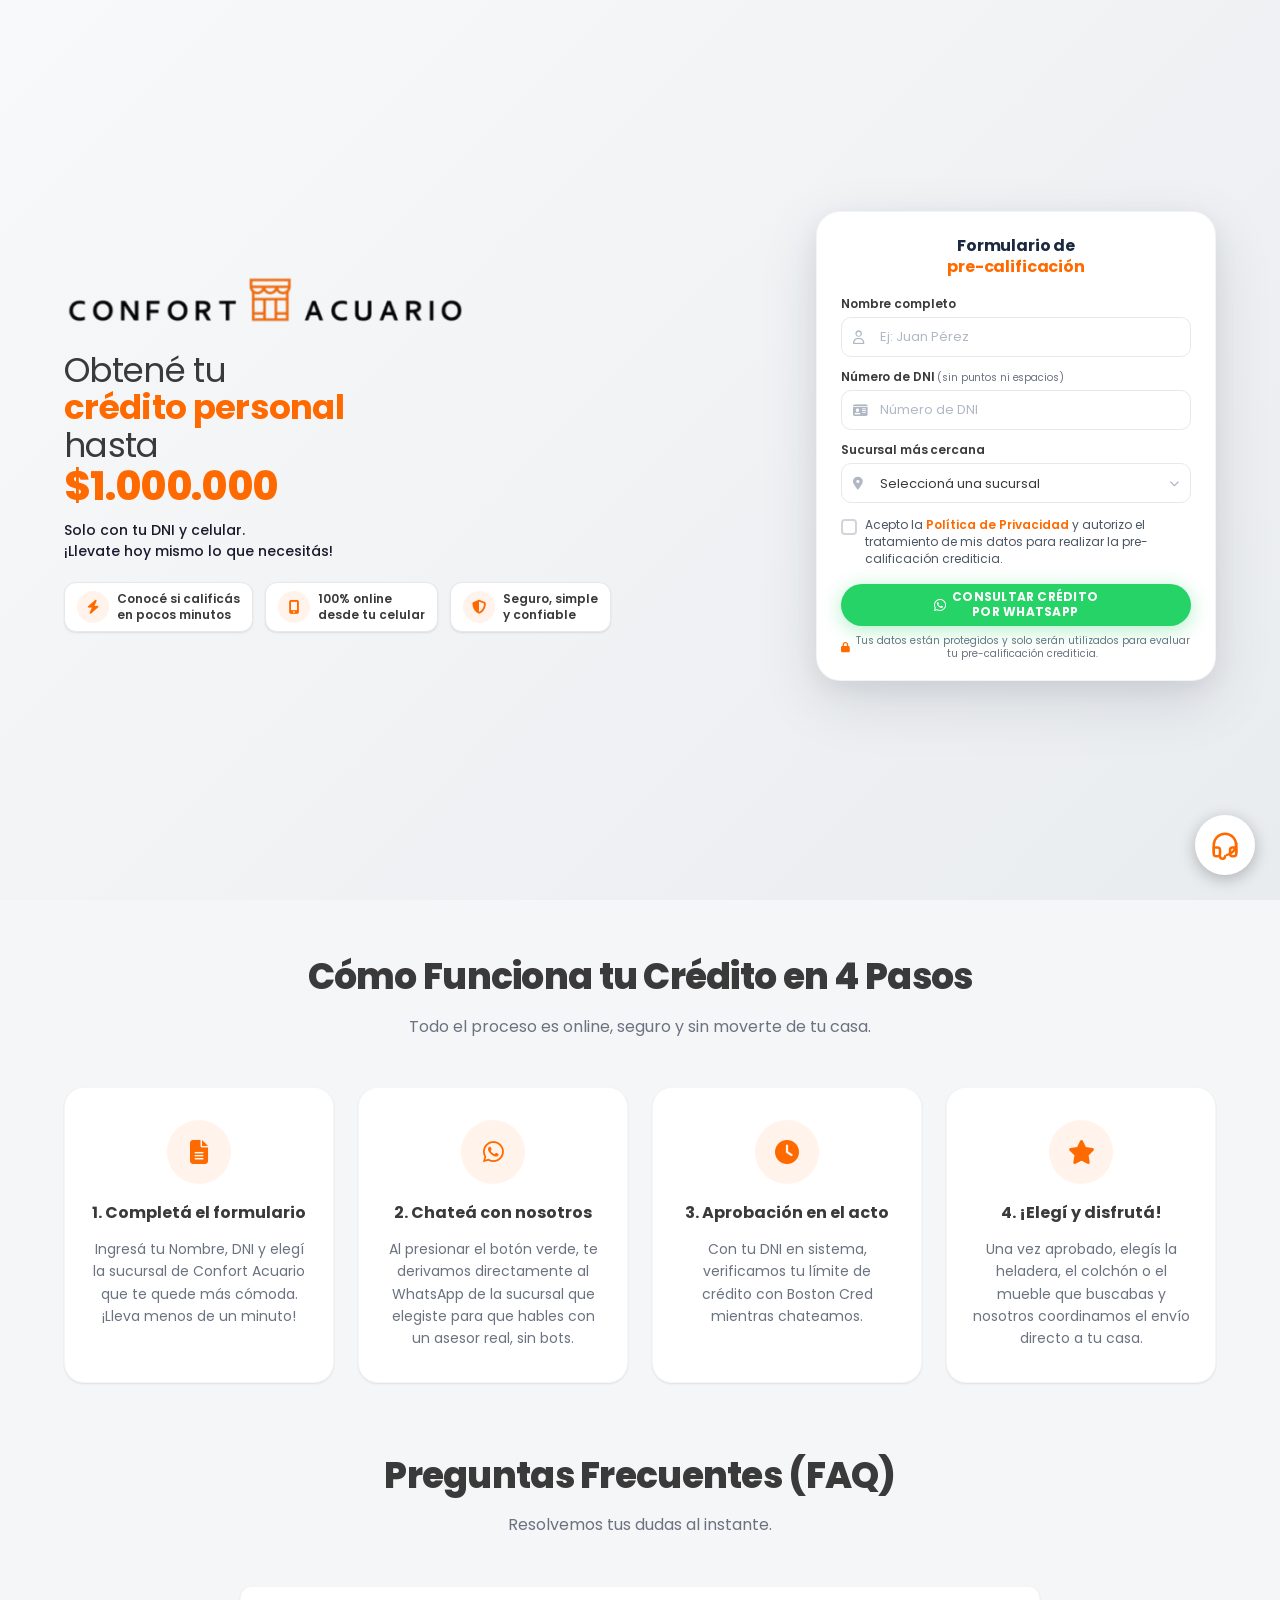
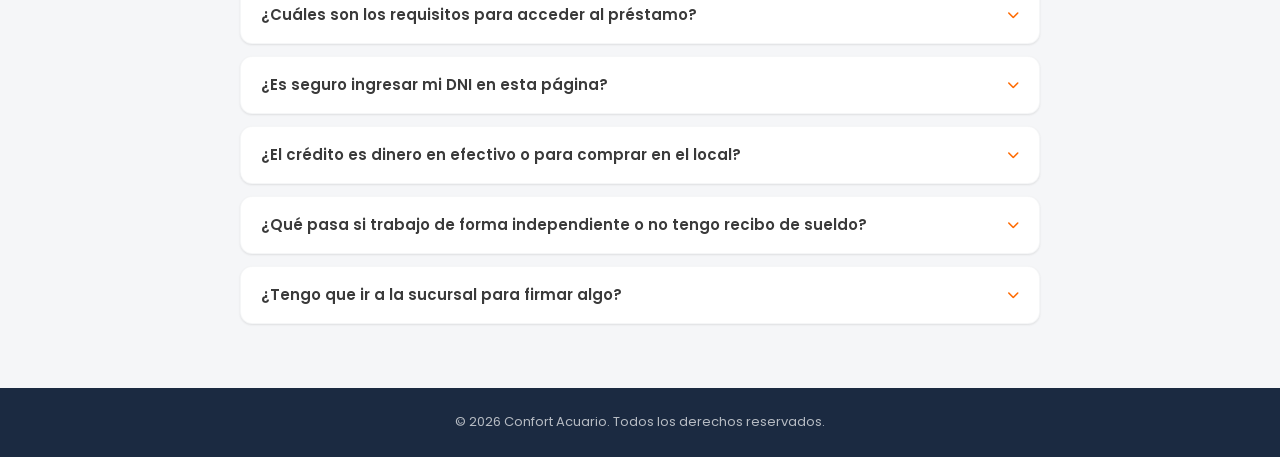
<file: index.html>
<!DOCTYPE html>
<html lang="es">
<head>
    <meta charset="UTF-8">
    <meta name="viewport" content="width=device-width, initial-scale=1.0">
    <title>Solicitá tu Crédito Personal - Confort Acuario</title>
    <link rel="icon" type="image/png" href="favicon.png">
    <meta name="description" content="Solicitá tu crédito personal en Confort Acuario solo con DNI y celular. Aprobación inmediata hasta $1.000.000.">
    <meta name="theme-color" content="#FF6A00">
    <meta name="robots" content="index, follow">
    <meta property="og:title" content="Solicitá tu Crédito Personal - Confort Acuario">
    <meta property="og:description" content="Crédito personal hasta $1.000.000 solo con DNI y celular. Aprobación inmediata.">
    <meta property="og:type" content="website">
    <meta property="og:image" content="https://confortacuario.com.ar/logo.webp">
    <meta http-equiv="Content-Security-Policy" content="default-src 'self'; script-src 'self' 'unsafe-inline'; style-src 'self' 'unsafe-inline'; font-src 'self'; img-src 'self' data: https://res.cloudinary.com; connect-src https://script.google.com https://script.googleusercontent.com; frame-src 'none'; object-src 'none'; base-uri 'self'; form-action 'self';">
    
    <!-- Google Fonts - local non-render-blocking -->
    <link rel="preload" href="fonts-local.css" as="style" onload="this.onload=null;this.rel='stylesheet'">
    <link rel="preload" href="webfonts/poppins-400-latin.woff2" as="font" type="font/woff2" crossorigin>
    <link rel="preload" href="webfonts/poppins-700-latin.woff2" as="font" type="font/woff2" crossorigin>
    <noscript><link rel="stylesheet" href="fonts-local.css"></noscript>
    
    <!-- Critical CSS inlined + non-critical deferred -->
    <link rel="preload" href="styles.css?v=15" as="style" onload="this.onload=null;this.rel='stylesheet'">
    <noscript><link rel="stylesheet" href="styles.css?v=15"></noscript>
    
    <!-- FontAwesome - local non-render-blocking -->
    <link rel="preload" href="fa-local.css" as="style" onload="this.onload=null;this.rel='stylesheet'">
    <link rel="preload" href="webfonts/fa-solid-900.woff2" as="font" type="font/woff2" crossorigin>
    <noscript><link rel="stylesheet" href="fa-local.css"></noscript>
</head>
<body>

    <section class="hero-section">
        <div class="hero-bg-image"></div>

        <div class="container hero-grid">
            <div class="hero-left">
                <a href="https://confortacuario.com.ar/" target="_blank" class="brand-logo">
                    <img src="logo.webp" alt="Confort Acuario - Créditos personales para equipar tu hogar" class="brand-logo-img" width="400" height="100" loading="eager" fetchpriority="high">
                </a>

                <h1 class="hero-title">
                    Obtené tu<br>
                    <span class="highlight">crédito personal</span><br>
                    hasta<br>
                    <span class="amount">$1.000.000</span>
                </h1>

                <p class="hero-subtitle">
                    Solo con tu DNI y celular.<br>
                    ¡Llevate hoy mismo lo que necesitás!
                </p>

                <div class="feature-badges">
                    <div class="feature-badge">
                        <div class="feature-icon"><i class="fa-solid fa-bolt"></i></div>
                        <span>Conocé si calificás<br>en pocos minutos</span>
                    </div>
                    <div class="feature-badge">
                        <div class="feature-icon"><i class="fa-solid fa-mobile-screen-button"></i></div>
                        <span>100% online<br>desde tu celular</span>
                    </div>
                    <div class="feature-badge">
                        <div class="feature-icon"><i class="fa-solid fa-shield-halved"></i></div>
                        <span>Seguro, simple<br>y confiable</span>
                    </div>
                </div>
            </div>

            <div class="hero-right">
                <div class="form-card">
                    <h2 class="form-title">Formulario de<br><span class="form-title-accent">pre-calificación</span></h2>
                    <form id="creditForm">
                        <div class="input-group">
                            <label for="nombre">Nombre completo</label>
                            <div class="input-wrapper">
                                <i class="fa-regular fa-user input-icon"></i>
                                <input type="text" id="nombre" name="nombre" placeholder="Ej: Juan Pérez" maxlength="100" required>
                            </div>
                        </div>
                        <div class="input-group">
                            <label for="dni">Número de DNI <small>(sin puntos ni espacios)</small></label>
                            <div class="input-wrapper">
                                <i class="fa-solid fa-id-card input-icon"></i>
                                <input type="text" id="dni" name="dni" placeholder="Número de DNI" maxlength="8" pattern="\d{7,8}" inputmode="numeric" required>
                            </div>
                        </div>
                        <div class="input-group">
                            <label for="sucursal">Sucursal más cercana</label>
                            <div class="input-wrapper select-wrapper">
                                <i class="fa-solid fa-location-dot input-icon"></i>
                                <select id="sucursal" name="sucursal">
                                    <option value="" disabled selected>Seleccioná una sucursal</option>
                                    <option value="CENTRAL">CENTRAL - Salta 1278</option>
                                    <option value="AMENEDO">AMENEDO - Salta 1298</option>
                                    <option value="DECO">DECO - Salta 1219</option>
                                    <option value="FRIAS">FRIAS - Salta 1065</option>
                                    <option value="CONFORT 245">CONFORT 245 - Salta 245</option>
                                    <option value="HUDSON">HUDSON - Av. Otto Bemberg 5229</option>
                                    <option value="RESTELLI">RESTELLI - Restelli 1631</option>
                                    <option value="BURZACO 3105">BURZACO - Av Espora 3105</option>
                                    <option value="BURZACO 3133">BURZACO COLCHONERÍA - Av Espora 3133</option>
                                    <option value="CONFORT VARELA">CONFORT VARELA - Av Eva Peron 5685</option>
                                    <option value="EZPELETA">EZPELETA - Av. Centenario 5337</option>
                                    <option value="RANELAGH">RANELAGH - Av. Ranelagh 4083</option>
                                </select>
                            </div>
                        </div>
                        <!-- Honeypot anti-bot -->
                        <div class="hp-field" aria-hidden="true">
                            <label for="website">Website</label>
                            <input type="text" id="website" name="_hp" tabindex="-1" autocomplete="off">
                        </div>
                        <div class="consent-group">
                            <input type="checkbox" id="consent" name="consent" aria-label="Acepto la política de privacidad">
                            <label for="consent">
                                <span class="custom-check" aria-hidden="true"><i class="fa-solid fa-check"></i></span>
                                <span class="consent-text">Acepto la <a href="politica-de-privacidad.html" target="_blank" onclick="event.stopPropagation()">Política de Privacidad</a> y autorizo el tratamiento de mis datos para realizar la pre-calificación crediticia.</span>
                            </label>
                        </div>
                        <button type="submit" class="submit-btn">
                            <i class="fa-brands fa-whatsapp"></i>
                            CONSULTAR CRÉDITO<br>POR WHATSAPP
                        </button>
                        <p class="form-disclaimer">
                            <i class="fa-solid fa-lock"></i> Tus datos están protegidos y solo serán utilizados para evaluar tu pre-calificación crediticia.
                        </p>
                    </form>
                </div>
            </div>
        </div>
    </section>

    <main class="container main-content">
        
        <section class="steps-section" id="como-funciona">
            <div class="section-header">
                <h2>Cómo Funciona tu Crédito en 4 Pasos</h2>
                <p class="section-subtitle">Todo el proceso es online, seguro y sin moverte de tu casa.</p>
            </div>
            
            <div class="steps-grid">
                <div class="step-card">
                    <div class="step-icon"><i class="fa-solid fa-file-lines"></i></div>
                    <h3>1. Completá el formulario</h3>
                    <p>Ingresá tu Nombre, DNI y elegí la sucursal de Confort Acuario que te quede más cómoda. ¡Lleva menos de un minuto!</p>
                </div>
                <div class="step-card">
                    <div class="step-icon"><i class="fa-brands fa-whatsapp"></i></div>
                    <h3>2. Chateá con nosotros</h3>
                    <p>Al presionar el botón verde, te derivamos directamente al WhatsApp de la sucursal que elegiste para que hables con un asesor real, sin bots.</p>
                </div>
                <div class="step-card">
                    <div class="step-icon"><i class="fa-solid fa-clock"></i></div>
                    <h3>3. Aprobación en el acto</h3>
                    <p>Con tu DNI en sistema, verificamos tu límite de crédito con Boston Cred mientras chateamos.</p>
                </div>
                <div class="step-card">
                    <div class="step-icon"><i class="fa-solid fa-star"></i></div>
                    <h3>4. ¡Elegí y disfrutá!</h3>
                    <p>Una vez aprobado, elegís la heladera, el colchón o el mueble que buscabas y nosotros coordinamos el envío directo a tu casa.</p>
                </div>
            </div>
        </section>

        <section class="faq-section" id="faq">
            <div class="section-header">
                <h2>Preguntas Frecuentes (FAQ)</h2>
                <p class="section-subtitle">Resolvemos tus dudas al instante.</p>
            </div>
            
            <div class="faq-accordion">
                <details class="faq-item">
                    <summary>¿Cuáles son los requisitos para acceder al préstamo?</summary>
                    <div class="faq-content">
                        <p>Para nuestro "Plan DNI" básico, solo necesitás ser mayor de 18 años, tener tu DNI físico vigente y una línea de celular activa. Dependiendo del monto que necesites y tu perfil, el asesor podría llegar a pedirte por WhatsApp un comprobante de ingresos (como un recibo de sueldo), pero evaluamos cada caso de forma personalizada.</p>
                    </div>
                </details>

                <details class="faq-item">
                    <summary>¿Es seguro ingresar mi DNI en esta página?</summary>
                    <div class="faq-content">
                        <p>¡100% seguro! Tus datos están encriptados y solo los utilizamos de forma interna para consultar tu pre-calificación crediticia a través del sistema oficial de Boston Cred. No compartimos tu información con nadie más.</p>
                    </div>
                </details>

                <details class="faq-item">
                    <summary>¿El crédito es dinero en efectivo o para comprar en el local?</summary>
                    <div class="faq-content">
                        <p>Esta línea de crédito está diseñada exclusivamente para que puedas equipar tu hogar. El monto aprobado (que puede ser de hasta $1.000.000) se utiliza directamente para financiar cualquier producto del catálogo de Confort Acuario en cómodas cuotas.</p>
                    </div>
                </details>

                <details class="faq-item">
                    <summary>¿Qué pasa si trabajo de forma independiente o no tengo recibo de sueldo?</summary>
                    <div class="faq-content">
                        <p>¡No hay problema! Tenemos líneas de crédito pensadas especialmente para trabajadores independientes o informales. Completá tus datos y nuestro equipo evaluará tu historial crediticio solo con tu DNI para ofrecerte la mejor opción.</p>
                    </div>
                </details>

                <details class="faq-item">
                    <summary>¿Tengo que ir a la sucursal para firmar algo?</summary>
                    <div class="faq-content">
                        <p>Todo el proceso de preaprobación y elección de productos lo hacemos rápido por WhatsApp. Solo vas a tener que acercarte a la sucursal para firmar el crédito, retirar tu factura y coordinar la entrega de tu producto.</p>
                    </div>
                </details>
            </div>
        </section>

    </main>

    <footer>
        <div class="container footer-content">
            <p>&copy; 2026 Confort Acuario. Todos los derechos reservados.</p>
        </div>
    </footer>

    <!-- Widget de Soporte Interactivo -->
    <div class="chat-widget-container">
        <div id="chat-popover" class="chat-popover hidden">
            <p>¡Hola! 👋 ¿Necesitás ayuda con la pre-calificación de tu crédito?</p>
            <button onclick="cerrarPopover(event)" class="btn-cerrar-popover">×</button>
        </div>
        <a href="https://wa.me/5491144711333" class="chat-button" target="_blank" title="¿Necesitás ayuda?">
            <svg xmlns="http://www.w3.org/2000/svg" viewBox="0 0 24 24" fill="none" stroke="currentColor" stroke-width="2" stroke-linecap="round" stroke-linejoin="round" class="icon-headset">
                <path d="M3 18v-6a9 9 0 0 1 18 0v6"></path>
                <path d="M21 19a2 2 0 0 1-2 2h-1a2 2 0 0 1-2-2v-3a2 2 0 0 1 2-2h3zM3 19a2 2 0 0 0 2 2h1a2 2 0 0 0 2-2v-3a2 2 0 0 0-2-2H3z"></path>
                <path d="M21 11a9 9 0 0 1-7.5 8.9"></path>
                <path d="M12 21a2 2 0 1 1-4 0"></path>
            </svg>
        </a>
    </div>

    <script src="script.js" defer></script>
    <script>
        window.addEventListener('DOMContentLoaded', () => {
            const popover = document.getElementById('chat-popover');
            setTimeout(() => {
                if (popover) popover.classList.remove('hidden');
            }, 10000);
        });

        function cerrarPopover(event) {
            event.preventDefault();
            const popover = document.getElementById('chat-popover');
            if (popover) popover.classList.add('hidden');
        }
    </script>
</body>
</html>
</file>
<file: fonts-local.css>
/* Poppins - latin */
@font-face {
  font-family: 'Poppins';
  font-style: normal;
  font-weight: 300;
  font-display: swap;
  src: url(./webfonts/poppins-300-latin.woff2) format('woff2');
}
@font-face {
  font-family: 'Poppins';
  font-style: normal;
  font-weight: 400;
  font-display: swap;
  src: url(./webfonts/poppins-400-latin.woff2) format('woff2');
}
@font-face {
  font-family: 'Poppins';
  font-style: normal;
  font-weight: 500;
  font-display: swap;
  src: url(./webfonts/poppins-500-latin.woff2) format('woff2');
}
@font-face {
  font-family: 'Poppins';
  font-style: normal;
  font-weight: 600;
  font-display: swap;
  src: url(./webfonts/poppins-600-latin.woff2) format('woff2');
}
@font-face {
  font-family: 'Poppins';
  font-style: normal;
  font-weight: 700;
  font-display: swap;
  src: url(./webfonts/poppins-700-latin.woff2) format('woff2');
}
@font-face {
  font-family: 'Poppins';
  font-style: normal;
  font-weight: 800;
  font-display: swap;
  src: url(./webfonts/poppins-800-latin.woff2) format('woff2');
}

/* Outfit - latin */
@font-face {
  font-family: 'Outfit';
  font-style: normal;
  font-weight: 300;
  font-display: swap;
  src: url(./webfonts/outfit-latin.woff2) format('woff2');
}
@font-face {
  font-family: 'Outfit';
  font-style: normal;
  font-weight: 400;
  font-display: swap;
  src: url(./webfonts/outfit-latin.woff2) format('woff2');
}
@font-face {
  font-family: 'Outfit';
  font-style: normal;
  font-weight: 600;
  font-display: swap;
  src: url(./webfonts/outfit-latin.woff2) format('woff2');
}
@font-face {
  font-family: 'Outfit';
  font-style: normal;
  font-weight: 700;
  font-display: swap;
  src: url(./webfonts/outfit-latin.woff2) format('woff2');
}
@font-face {
  font-family: 'Outfit';
  font-style: normal;
  font-weight: 800;
  font-display: swap;
  src: url(./webfonts/outfit-latin.woff2) format('woff2');
}
</file>
<file: styles.css>
/* ============================================================
   VARIABLES & PALETTE
   ============================================================ */
:root {
    --primary-orange: #FF6A00;
    --primary-orange-light: #FF8C33;
    --primary-orange-dark: #E05500;
    --primary-orange-bg: rgba(255, 106, 0, 0.08);
    --secondary-green: #25D366;
    --secondary-green-hover: #1EBE5B;
    --secondary-green-active: #17A84C;
    --navy: #1B2A41;
    --navy-light: #2C3E5A;
    --text-dark: #3A3A3A;
    --text-gray: #6B7280;
    --text-light: #F8F9FA;
    --bg-light: #FFFFFF;
    --bg-gray: #F5F6F8;
    --border-color: #E6E8EC;
    --border-focus: #FF6A00;
    --shadow-sm: 0 1px 3px rgba(0,0,0,0.04), 0 1px 2px rgba(0,0,0,0.06);
    --shadow-md: 0 4px 12px rgba(0,0,0,0.07), 0 2px 4px rgba(0,0,0,0.05);
    --shadow-lg: 0 10px 40px rgba(0,0,0,0.10), 0 4px 12px rgba(0,0,0,0.06);
    --shadow-form: 0 20px 60px rgba(27, 42, 65, 0.12), 0 8px 24px rgba(0,0,0,0.06);
    --shadow-input-focus: 0 0 0 4px rgba(255, 106, 0, 0.10);
    --shadow-btn: 0 4px 20px rgba(37, 211, 102, 0.35);
    --shadow-btn-hover: 0 8px 30px rgba(37, 211, 102, 0.50);
    --border-radius-sm: 8px;
    --border-radius-md: 12px;
    --border-radius-lg: 20px;
    --border-radius-xl: 24px;
    --transition-fast: 0.25s ease;
    --transition-normal: 0.25s cubic-bezier(0.4, 0, 0.2, 1);
    --font-primary: 'Poppins', 'Outfit', sans-serif;
}

/* ============================================================
   RESET & BASE
   ============================================================ */
* { margin: 0; padding: 0; box-sizing: border-box; }

body {
    font-family: var(--font-primary);
    color: var(--text-dark);
    background-color: var(--bg-gray);
    line-height: 1.6;
    -webkit-font-smoothing: antialiased;
    -moz-osx-font-smoothing: grayscale;
    overflow-x: hidden;
}

.container {
    max-width: 1200px;
    margin: 0 auto;
    padding: 0 24px;
}

/* ============================================================
   RESPONSIVE — DESKTOP LARGE
   ============================================================ */
@media (min-width: 1025px) {
    .hero-section {
        min-height: 100vh;
        max-height: 100vh;
    }

    .hero-title {
        font-size: 42px;
    }

    .hero-title .amount {
        font-size: 52px;
    }

    .hero-subtitle {
        font-size: 17px;
    }

    .brand-logo-img {
        height: 100px;
    }

    .feature-badge {
        padding: 10px 16px;
    }

    .feature-badge span {
        font-size: 13px;
    }

    .feature-icon {
        width: 38px;
        height: 38px;
        font-size: 16px;
    }

    .form-card {
        max-width: 440px;
        padding: 32px 28px 24px;
    }

    .form-title {
        font-size: 18px;
    }

    .input-group label {
        font-size: 13px;
    }

    .input-wrapper input,
    .input-wrapper select {
        height: 44px;
        font-size: 14px;
    }

    .submit-btn {
        height: 52px;
        font-size: 14px;
    }
}

@media (min-width: 1400px) {
    .container {
        max-width: 1320px;
    }

    .hero-grid {
        grid-template-columns: 1fr 480px;
        gap: 60px;
    }

    .hero-title {
        font-size: 48px;
    }

    .hero-title .amount {
        font-size: 58px;
    }

    .form-card {
        max-width: 480px;
        padding: 36px 32px 28px;
    }
}

/* ============================================================
   HERO
   ============================================================ */
.hero-section {
    position: relative;
    background: linear-gradient(135deg, #f8f9fa 0%, #e9ecef 100%);
    min-height: 100vh;
    max-height: 100vh;
    overflow: hidden;
    padding: 16px 0 24px;
    display: flex;
    align-items: center;
}

.hero-bg-image {
    position: absolute;
    top: 0;
    left: 0;
    width: 100%;
    height: 100%;
    background: url('https://res.cloudinary.com/xflyhern/image/upload/f_auto,q_auto/v1782918758/wmremove-transformed_1_t2w2uq') center/cover no-repeat;
    opacity: 0.25;
    z-index: 0;
}

/* Grid hero */
.hero-grid {
    position: relative;
    z-index: 2;
    display: grid;
    grid-template-columns: 1fr 420px;
    gap: 40px;
    align-items: center;
    width: 100%;
    padding-top: 0;
}

/* Left */
.hero-left {
    display: flex;
    flex-direction: column;
    gap: 12px;
    padding-top: 0;
}

.brand-logo {
    display: inline-flex;
    text-decoration: none;
    margin-bottom: 0;
}

.brand-logo-img {
    height: 80px;
    object-fit: contain;
}

.hero-title {
    font-size: 34px;
    font-weight: 400;
    color: var(--text-dark);
    line-height: 1.1;
    margin-bottom: 0;
    letter-spacing: -0.02em;
}

.hero-title .highlight {
    color: var(--primary-orange);
    font-weight: 700;
}

.hero-title .amount {
    color: var(--primary-orange);
    font-weight: 800;
    font-size: 40px;
}

.hero-subtitle {
    font-size: 14px;
    color: #1A1A2E;
    line-height: 1.5;
    font-weight: 500;
    margin-bottom: 0;
}

/* Feature badges */
.feature-badges {
    display: flex;
    gap: 12px;
    margin-top: 8px;
}

.feature-badge {
    display: flex;
    align-items: center;
    gap: 8px;
    background: var(--bg-light);
    border: 1px solid var(--border-color);
    border-radius: var(--border-radius-md);
    padding: 8px 12px;
    box-shadow: var(--shadow-sm);
    transition: var(--transition-normal);
}

.feature-badge:hover {
    box-shadow: var(--shadow-md);
    transform: translateY(-2px);
}

.feature-icon {
    width: 32px;
    height: 32px;
    border-radius: 50%;
    background: var(--primary-orange-bg);
    color: var(--primary-orange);
    display: flex;
    align-items: center;
    justify-content: center;
    font-size: 14px;
    flex-shrink: 0;
}

.feature-badge span {
    font-size: 12px;
    font-weight: 600;
    color: var(--text-dark);
    line-height: 1.3;
}

/* ============================================================
   FORM CARD — Premium Fintech
   ============================================================ */
.hero-right {
    display: flex;
    justify-content: flex-end;
    padding-top: 0;
}

.form-card {
    background: var(--bg-light);
    border-radius: var(--border-radius-xl);
    box-shadow: var(--shadow-form);
    padding: 24px 24px 20px;
    width: 100%;
    max-width: 400px;
    border: 1px solid rgba(230, 232, 236, 0.5);
}

/* --- Título --- */
.form-title {
    font-size: 16px;
    font-weight: 700;
    color: var(--navy);
    text-align: center;
    margin-bottom: 16px;
    line-height: 1.3;
    letter-spacing: -0.01em;
}

.form-title-accent {
    color: var(--primary-orange);
    font-weight: 700;
}

/* --- Inputs --- */
.input-group {
    margin-bottom: 10px;
}

.input-group label {
    display: block;
    font-size: 12px;
    font-weight: 600;
    color: var(--text-dark);
    margin-bottom: 4px;
    letter-spacing: -0.01em;
}

.input-group label small {
    font-weight: 400;
    color: var(--text-gray);
    font-size: 10px;
}

.input-wrapper {
    position: relative;
    display: flex;
    align-items: center;
}

.input-icon {
    position: absolute;
    left: 12px;
    color: #B0B8C4;
    font-size: 13px;
    pointer-events: none;
    transition: color var(--transition-fast);
    z-index: 2;
}

.input-wrapper input,
.input-wrapper select {
    width: 100%;
    height: 40px;
    padding: 0 12px 0 38px;
    border: 1.5px solid var(--border-color);
    border-radius: 10px;
    font-family: var(--font-primary);
    font-size: 13px;
    font-weight: 400;
    color: var(--text-dark);
    background: var(--bg-light);
    transition: border-color var(--transition-fast), box-shadow var(--transition-fast), background var(--transition-fast);
    appearance: none;
    -webkit-appearance: none;
}

.input-wrapper input::placeholder {
    color: #B0B8C4;
    font-weight: 400;
}

.input-wrapper input:hover,
.input-wrapper select:hover {
    border-color: #D0D5DD;
    background: #FAFBFC;
}

.input-wrapper input:focus,
.input-wrapper select:focus {
    outline: none;
    border-color: var(--border-focus);
    box-shadow: var(--shadow-input-focus);
    background: var(--bg-light);
}

.input-wrapper input:focus + .input-icon,
.input-wrapper input:focus ~ .input-icon,
.input-wrapper:focus-within .input-icon {
    color: var(--primary-orange);
}

/* --- Select --- */
.select-wrapper::after {
    content: '\f078';
    font-family: 'Font Awesome 6 Free';
    font-weight: 900;
    position: absolute;
    right: 12px;
    color: #B0B8C4;
    font-size: 10px;
    pointer-events: none;
    transition: color var(--transition-fast), transform var(--transition-fast);
    z-index: 2;
}

.select-wrapper select {
    cursor: pointer;
    padding-right: 44px;
}

.select-wrapper:hover::after {
    color: #6B7280;
}

.select-wrapper:focus-within::after {
    color: var(--primary-orange);
    transform: rotate(180deg);
}

/* ============================================================
   CHECKBOX — Premium Consent Component
   ============================================================ */
.consent-group {
    position: relative;
    margin-bottom: 12px;
}

.consent-group input[type="checkbox"] {
    position: absolute;
    opacity: 0;
    width: 0;
    height: 0;
    pointer-events: none;
}

.consent-group label {
    display: flex;
    align-items: flex-start;
    gap: 8px;
    padding: 4px 0;
    cursor: pointer;
    user-select: none;
    max-width: 340px;
}

/* Custom checkbox box */
.custom-check {
    width: 16px;
    height: 16px;
    min-width: 16px;
    border: 2px solid #D1D5DB;
    border-radius: 4px;
    background: #FFFFFF;
    display: flex;
    align-items: center;
    justify-content: center;
    transition: all 250ms cubic-bezier(0.4, 0, 0.2, 1);
    margin-top: 2px;
    flex-shrink: 0;
}

.custom-check i {
    font-size: 9px;
    color: #FFFFFF;
    opacity: 0;
    transform: scale(0.3);
    transition: all 250ms cubic-bezier(0.4, 0, 0.2, 1);
}

/* Hover state */
.consent-group label:hover .custom-check {
    border-color: var(--primary-orange);
    background: rgba(255, 106, 0, 0.04);
}

/* Checked state */
.consent-group input[type="checkbox"]:checked + label .custom-check {
    background: var(--primary-orange);
    border-color: var(--primary-orange);
    box-shadow: 0 2px 8px rgba(255, 106, 0, 0.30);
}

.consent-group input[type="checkbox"]:checked + label .custom-check i {
    opacity: 1;
    transform: scale(1);
}

/* Focus visible */
.consent-group input[type="checkbox"]:focus-visible + label .custom-check {
    outline: 2px solid var(--primary-orange);
    outline-offset: 2px;
}

/* Text */
.consent-text {
    font-size: 12px;
    font-weight: 400;
    color: #4B5563;
    line-height: 1.4;
}

/* Link */
.consent-text a {
    color: var(--primary-orange);
    font-weight: 600;
    text-decoration: none;
    transition: color 250ms ease;
}

.consent-text a:hover {
    text-decoration: underline;
    text-underline-offset: 3px;
    color: var(--primary-orange-dark);
}

/* --- Botón WhatsApp --- */
.submit-btn {
    width: 100%;
    height: 42px;
    background: var(--secondary-green);
    color: white;
    border: none;
    border-radius: 21px;
    font-family: var(--font-primary);
    font-size: 12px;
    font-weight: 700;
    letter-spacing: 0.02em;
    cursor: pointer;
    display: flex;
    justify-content: center;
    align-items: center;
    gap: 6px;
    transition: all var(--transition-normal);
    box-shadow: var(--shadow-btn);
    line-height: 1.2;
    text-align: center;
    flex-direction: row;
    position: relative;
    overflow: hidden;
}

.submit-btn::before {
    content: '';
    position: absolute;
    top: 0;
    left: 0;
    width: 100%;
    height: 100%;
    background: linear-gradient(135deg, rgba(255,255,255,0.15) 0%, transparent 50%);
    opacity: 0;
    transition: opacity var(--transition-fast);
}

.submit-btn:hover {
    background: var(--secondary-green-hover);
    transform: translateY(-3px);
    box-shadow: var(--shadow-btn-hover);
}

.submit-btn:hover::before {
    opacity: 1;
}

.submit-btn:active {
    transform: translateY(-1px) scale(0.98);
    box-shadow: 0 2px 12px rgba(37, 211, 102, 0.40);
}

.submit-btn:disabled {
    background: #B0B8C4;
    cursor: not-allowed;
    transform: none;
    box-shadow: none;
}

.submit-btn:disabled::before {
    display: none;
}

.submit-btn i {
    font-size: 14px;
}

/* --- Disclaimer --- */
.form-disclaimer {
    text-align: center;
    font-size: 10px;
    color: var(--text-gray);
    margin-top: 8px;
    line-height: 1.3;
    display: flex;
    align-items: center;
    justify-content: center;
    gap: 4px;
}

.form-disclaimer i {
    color: var(--primary-orange);
    font-size: 10px;
}

/* ============================================================
   MAIN CONTENT
   ============================================================ */
.main-content {
    padding: 48px 24px 64px;
    display: flex;
    flex-direction: column;
    gap: 64px;
}

.section-header {
    text-align: center;
    margin-bottom: 48px;
}

.section-header h2 {
    font-size: 36px;
    font-weight: 800;
    color: var(--text-dark);
    margin-bottom: 8px;
    letter-spacing: -0.02em;
}

.section-subtitle {
    font-size: 16px;
    color: var(--text-gray);
    font-weight: 400;
}

/* Steps */
.steps-grid {
    display: grid;
    grid-template-columns: repeat(auto-fit, minmax(250px, 1fr));
    gap: 24px;
}

.step-card {
    background: var(--bg-light);
    padding: 32px 24px;
    border-radius: var(--border-radius-lg);
    box-shadow: var(--shadow-sm);
    text-align: center;
    transition: var(--transition-normal);
    position: relative;
    overflow: hidden;
    border: 1px solid rgba(230,232,236,0.4);
}

.step-card::before {
    content: '';
    position: absolute;
    top: 0;
    left: 0;
    width: 100%;
    height: 4px;
    background: var(--primary-orange);
    transform: scaleX(0);
    transform-origin: left;
    transition: transform 0.4s ease;
}

.step-card:hover {
    transform: translateY(-8px);
    box-shadow: var(--shadow-md);
}

.step-card:hover::before {
    transform: scaleX(1);
}

.step-icon {
    width: 64px;
    height: 64px;
    background: var(--primary-orange-bg);
    color: var(--primary-orange);
    border-radius: 50%;
    display: flex;
    align-items: center;
    justify-content: center;
    font-size: 24px;
    margin: 0 auto 16px;
    transition: var(--transition-normal);
    line-height: 1;
}

.step-card:hover .step-icon {
    background: var(--primary-orange);
    color: white;
    box-shadow: 0 4px 12px rgba(255, 106, 0, 0.3);
}

.step-card h3 {
    font-size: 16px;
    font-weight: 700;
    margin-bottom: 12px;
    color: var(--text-dark);
}

.step-card p {
    color: var(--text-gray);
    font-size: 14px;
    line-height: 1.6;
}

/* FAQ */
.faq-section {
    max-width: 800px;
    margin: 0 auto;
    width: 100%;
}

.faq-accordion {
    display: flex;
    flex-direction: column;
    gap: 12px;
}

.faq-item {
    background: var(--bg-light);
    border-radius: var(--border-radius-md);
    box-shadow: var(--shadow-sm);
    overflow: hidden;
    transition: var(--transition-normal);
    border: 1px solid rgba(230,232,236,0.4);
}

.faq-item:hover {
    box-shadow: var(--shadow-md);
}

.faq-item summary {
    padding: 16px 20px;
    font-weight: 600;
    font-size: 15px;
    cursor: pointer;
    list-style: none;
    display: flex;
    justify-content: space-between;
    align-items: center;
    color: var(--text-dark);
}

.faq-item summary::-webkit-details-marker { display: none; }

.faq-item summary::after {
    content: '\f078';
    font-family: 'Font Awesome 6 Free';
    font-weight: 900;
    color: var(--primary-orange);
    transition: transform var(--transition-fast);
    font-size: 12px;
}

.faq-item[open] summary::after {
    transform: rotate(180deg);
}

.faq-item[open] summary {
    border-bottom: 1px solid var(--border-color);
}

.faq-content {
    padding: 16px 20px;
    color: var(--text-gray);
    line-height: 1.7;
    background: var(--bg-gray);
    font-size: 14px;
}

.faq-content p { margin-bottom: 12px; }
.faq-content p:last-child { margin-bottom: 0; }

/* Footer */
footer {
    background: var(--navy);
    color: var(--text-light);
    padding: 24px 0;
    text-align: center;
}

.footer-content p {
    opacity: 0.7;
    font-size: 13px;
    font-weight: 400;
}

/* Honeypot */
.hp-field {
    position: absolute;
    left: -9999px;
    top: -9999px;
    height: 0;
    width: 0;
    overflow: hidden;
    z-index: -1;
    opacity: 0;
    pointer-events: none;
}

/* ============================================================
   CHAT WIDGET — Soporte Interactivo
   ============================================================ */
.chat-widget-container {
    position: fixed;
    bottom: 25px;
    right: 25px;
    display: flex;
    flex-direction: column;
    align-items: flex-end;
    z-index: 99999;
    font-family: var(--font-primary);
}

.chat-button {
    background-color: #ffffff;
    color: var(--primary-orange);
    width: 60px;
    height: 60px;
    border-radius: 50%;
    display: flex;
    align-items: center;
    justify-content: center;
    box-shadow: 0 4px 16px rgba(0, 0, 0, 0.25);
    transition: transform 0.3s ease, background-color 0.3s ease;
    cursor: pointer;
    text-decoration: none;
}

.chat-button:hover {
    transform: scale(1.1);
    background-color: #fcfcfc;
}

.icon-headset {
    width: 30px;
    height: 30px;
}

.chat-popover {
    background-color: #ffffff;
    color: #2c3e50;
    padding: 12px 35px 12px 15px;
    border-radius: 12px;
    box-shadow: 0 4px 15px rgba(0, 0, 0, 0.2);
    margin-bottom: 15px;
    max-width: 240px;
    position: relative;
    font-size: 14px;
    line-height: 1.4;
    animation: bounceIn 0.5s ease forwards;
}

.btn-cerrar-popover {
    position: absolute;
    top: 5px;
    right: 8px;
    background: none;
    border: none;
    font-size: 18px;
    color: #95a5a6;
    cursor: pointer;
}

.btn-cerrar-popover:hover {
    color: #c0392b;
}

.hidden {
    display: none !important;
}

@keyframes bounceIn {
    0% { opacity: 0; transform: translateY(20px) scale(0.9); }
    80% { transform: translateY(-4px) scale(1.02); }
    100% { opacity: 1; transform: translateY(0) scale(1); }
}

/* ============================================================
   RESPONSIVE — TABLET
   ============================================================ */
@media (max-width: 1024px) {
    .hero-grid {
        grid-template-columns: 1fr 380px;
        gap: 32px;
    }

    .hero-title {
        font-size: 30px;
    }

    .hero-title .amount {
        font-size: 36px;
    }
}

/* ============================================================
   RESPONSIVE — TABLET SMALL / MOBILE LARGE
   ============================================================ */
@media (max-width: 900px) {
    .hero-section {
        max-height: none;
        align-items: flex-start;
    }

    .hero-grid {
        grid-template-columns: 1fr;
        gap: 24px;
        text-align: center;
    }

    .hero-left {
        align-items: center;
        padding-top: 16px;
    }

    .hero-right {
        justify-content: center;
        padding-top: 0;
    }

    .feature-badges {
        justify-content: center;
        flex-wrap: wrap;
    }

    .hero-title {
        font-size: 28px;
    }

    .hero-title .amount {
        font-size: 34px;
    }

    .form-card {
        max-width: 440px;
    }

    .section-header h2 {
        font-size: 28px;
    }
}

/* ============================================================
   RESPONSIVE — 700px BREAKPOINT
   ============================================================ */
@media (max-width: 700px) {
    .container {
        padding: 0 16px;
    }

    .hero-grid {
        gap: 20px;
        justify-items: center;
    }

    .hero-left {
        width: 100%;
        align-items: center;
    }

    .hero-right {
        width: 100%;
        justify-content: center;
        display: flex;
    }

    .brand-logo-img {
        height: 55px;
    }

    .hero-title {
        font-size: 22px;
    }

    .hero-title .amount {
        font-size: 28px;
    }

    .hero-subtitle {
        font-size: 12px;
    }

    .feature-badges {
        gap: 6px;
        justify-content: center;
    }

    .feature-badge {
        padding: 5px 8px;
        gap: 5px;
    }

    .feature-badge span {
        font-size: 10px;
    }

    .feature-icon {
        width: 26px;
        height: 26px;
        font-size: 11px;
    }

    .form-card {
        max-width: 300px;
        width: 100%;
        margin: 0 auto;
        padding: 12px 10px 10px;
        border-radius: var(--border-radius-md);
    }

    .form-title {
        font-size: 13px;
        margin-bottom: 8px;
    }

    .input-group {
        margin-bottom: 5px;
    }

    .input-group label {
        font-size: 10px;
        margin-bottom: 2px;
    }

    .input-group label small {
        font-size: 8px;
    }

    .input-wrapper input,
    .input-wrapper select {
        height: 32px;
        font-size: 11px;
        padding: 0 8px 0 30px;
    }

    .input-icon {
        font-size: 10px;
        left: 8px;
    }

    .consent-group label {
        gap: 5px;
        max-width: 280px;
    }

    .consent-text {
        font-size: 8px;
        line-height: 1.3;
    }

    .custom-check {
        width: 12px;
        height: 12px;
        min-width: 12px;
    }

    .custom-check i {
        font-size: 7px;
    }

    .submit-btn {
        height: 34px;
        font-size: 9px;
        border-radius: 17px;
        gap: 4px;
    }

    .submit-btn i {
        font-size: 11px;
    }

    .form-disclaimer {
        font-size: 7px;
        gap: 3px;
        margin-top: 6px;
    }

    .form-disclaimer i {
        font-size: 7px;
    }

    .section-header h2 {
        font-size: 20px;
    }

    .section-subtitle {
        font-size: 13px;
    }

    .main-content {
        padding: 32px 16px 48px;
        gap: 40px;
    }

    .step-card {
        padding: 16px 12px;
    }

    .step-card h3 {
        font-size: 14px;
    }

    .step-card p {
        font-size: 12px;
    }

    .step-icon {
        width: 48px;
        height: 48px;
        font-size: 20px;
    }

    .chat-widget-container {
        bottom: 16px;
        right: 16px;
    }

    .chat-button {
        width: 48px;
        height: 48px;
    }

    .icon-headset {
        width: 24px;
        height: 24px;
    }

    .chat-popover {
        max-width: 180px;
        font-size: 12px;
        padding: 8px 28px 8px 10px;
    }
}

/* ============================================================
   RESPONSIVE — MOBILE
   ============================================================ */
@media (max-width: 600px) {
    .hero-section {
        min-height: auto;
        padding: 12px 0 24px;
    }

    .hero-title {
        font-size: 20px;
    }

    .hero-title .amount {
        font-size: 26px;
    }

    .hero-subtitle {
        font-size: 12px;
    }

    .form-card {
        padding: 16px 12px 14px;
    }

    .form-title {
        font-size: 13px;
    }

    .input-wrapper input,
    .input-wrapper select {
        height: 36px;
        font-size: 12px;
    }

    .submit-btn {
        height: 38px;
        font-size: 10px;
    }

    .feature-badge {
        padding: 4px 7px;
    }

    .feature-badge span {
        font-size: 9px;
    }

    .feature-icon {
        width: 24px;
        height: 24px;
        font-size: 10px;
    }

    .section-header h2 {
        font-size: 18px;
    }

    .step-card h3 {
        font-size: 13px;
    }

    .step-card p {
        font-size: 11px;
    }
}

/* ============================================================
   RESPONSIVE — 425px
   ============================================================ */
@media (max-width: 425px) {
    .hero-right {
        justify-content: center;
    }

    .brand-logo-img {
        height: 32px;
    }

    .form-card {
        max-width: 280px;
        padding: 10px 8px 8px;
    }

    .form-title {
        font-size: 12px;
        margin-bottom: 6px;
    }

    .input-group {
        margin-bottom: 4px;
    }

    .input-group label {
        font-size: 9px;
    }

    .input-wrapper input,
    .input-wrapper select {
        height: 30px;
        font-size: 10px;
        padding: 0 6px 0 26px;
    }

    .input-icon {
        font-size: 9px;
        left: 6px;
    }

    .consent-text {
        font-size: 7px;
    }

    .submit-btn {
        height: 30px;
        font-size: 8px;
    }

    .form-disclaimer {
        font-size: 6px;
    }

    .hero-title {
        font-size: 18px;
    }

    .hero-title .amount {
        font-size: 22px;
    }

    .hero-subtitle {
        font-size: 11px;
    }

    .feature-badge {
        padding: 3px 5px;
        gap: 3px;
    }

    .feature-badge span {
        font-size: 8px;
    }

    .feature-icon {
        width: 20px;
        height: 20px;
        font-size: 9px;
    }
}

/* ============================================================
   RESPONSIVE — 416px (Feature badges optimizados)
   ============================================================ */
@media (max-width: 416px) {

    .feature-badges {
        display: flex;
        flex-direction: column;
        gap: 6px;
        width: 100%;
        margin-top: 4px;
    }

    .feature-badge {
        display: flex;
        align-items: center;
        gap: 10px;
        width: 100%;
        min-height: 44px;
        padding: 8px 12px;
        border-radius: 12px;
        background: var(--bg-light);
        border: 1px solid var(--border-color);
        box-shadow: var(--shadow-sm);
    }

    .feature-icon {
        width: 24px;
        height: 24px;
        font-size: 11px;
        border-radius: 50%;
        background: var(--primary-orange-bg);
        color: var(--primary-orange);
        display: flex;
        align-items: center;
        justify-content: center;
        flex-shrink: 0;
    }

    .feature-badge span {
        font-size: 11px;
        font-weight: 600;
        color: var(--text-dark);
        line-height: 1.3;
    }
}

/* ============================================================
   RESPONSIVE — 375×667 (iPhone SE)
   Hero: 100vh, tarjetas 92%, distribución equilibrada
   ============================================================ */
@media (max-width: 375px) {

    /* --- Hero Section: 100vh distribuido --- */
    .hero-section {
        min-height: 100vh;
        min-height: 100dvh;
        max-height: 100vh;
        max-height: 100dvh;
        padding: 0;
        display: flex;
        align-items: stretch;
        overflow: hidden;
    }

    .hero-bg-image {
        background-position: center;
        background-size: cover;
    }

    /* --- Hero Grid: distribución vertical equilibrada --- */
    .hero-grid {
        grid-template-columns: 1fr;
        gap: 0;
        text-align: center;
        display: flex;
        flex-direction: column;
        justify-content: space-evenly;
        width: 100%;
        padding: 12px 0;
    }

    /* --- Hero Left --- */
    .hero-left {
        display: flex;
        flex-direction: column;
        align-items: center;
        justify-content: center;
        gap: 8px;
        width: 100%;
    }

    /* --- Logo --- */
    .brand-logo {
        display: inline-flex;
        justify-content: center;
    }

    .brand-logo-img {
        height: 32px;
        object-fit: contain;
    }

    /* --- Title --- */
    .hero-title {
        font-size: 34px;
        font-weight: 400;
        line-height: 1.05;
        text-align: center;
        color: var(--text-dark);
        margin-bottom: 0;
    }

    .hero-title .highlight {
        font-weight: 700;
    }

    .hero-title .amount {
        font-size: 40px;
        font-weight: 800;
    }

    /* --- Subtitle --- */
    .hero-subtitle {
        font-size: 16px;
        font-weight: 500;
        color: #1A1A2E;
        line-height: 1.3;
        text-align: center;
        margin-bottom: 0;
    }

    /* --- Feature Badges: 92% width --- */
    .feature-badges {
        display: flex;
        gap: 10px;
        justify-content: center;
        flex-wrap: wrap;
        width: 92%;
        margin: 0 auto;
    }

    .feature-badge {
        display: flex;
        align-items: center;
        gap: 6px;
        padding: 8px 12px;
        border-radius: 12px;
        background: var(--bg-light);
        border: 1px solid var(--border-color);
        box-shadow: var(--shadow-sm);
        flex: 1;
        min-width: 0;
        justify-content: center;
    }

    .feature-icon {
        width: 24px;
        height: 24px;
        font-size: 11px;
        border-radius: 50%;
        background: var(--primary-orange-bg);
        color: var(--primary-orange);
        display: flex;
        align-items: center;
        justify-content: center;
        flex-shrink: 0;
    }

    .feature-badge span {
        font-size: 10px;
        font-weight: 600;
        color: var(--text-dark);
        line-height: 1.2;
    }

    /* --- Hero Right --- */
    .hero-right {
        display: flex;
        justify-content: center;
        width: 100%;
    }

    /* --- Form Card: 92% width, consistente con badges --- */
    .form-card {
        width: 92%;
        max-width: none;
        margin: 0 auto;
        padding: 10px 14px 8px;
        border-radius: 20px;
        background: var(--bg-light);
        box-shadow: var(--shadow-form);
        border: 1px solid rgba(230, 232, 236, 0.5);
        box-sizing: border-box;
    }

    .form-title {
        font-size: 15px;
        font-weight: 700;
        color: var(--navy);
        text-align: center;
        margin-bottom: 6px;
        line-height: 1.3;
    }

    /* --- Inputs --- */
    .input-group {
        margin-bottom: 8px;
    }

    .input-group label {
        display: block;
        font-size: 13px;
        font-weight: 600;
        color: var(--text-dark);
        margin-bottom: 2px;
    }

    .input-group label small {
        font-size: 10px;
        font-weight: 400;
        color: var(--text-gray);
    }

    .input-wrapper {
        position: relative;
        display: flex;
        align-items: center;
    }

    .input-wrapper input,
    .input-wrapper select {
        width: 100%;
        height: 42px;
        padding: 0 10px 0 34px;
        border: 1.5px solid var(--border-color);
        border-radius: 10px;
        font-family: var(--font-primary);
        font-size: 14px;
        font-weight: 400;
        color: var(--text-dark);
        background: var(--bg-light);
        appearance: none;
        -webkit-appearance: none;
        box-sizing: border-box;
    }

    .input-icon {
        position: absolute;
        left: 10px;
        color: #B0B8C4;
        font-size: 12px;
        pointer-events: none;
        z-index: 2;
    }

    .select-wrapper::after {
        right: 10px;
        font-size: 9px;
    }

    .select-wrapper select {
        cursor: pointer;
        padding-right: 36px;
    }

    /* --- Checkbox / Consent --- */
    .consent-group {
        margin-bottom: 6px;
    }

    .consent-group label {
        display: flex;
        align-items: flex-start;
        gap: 6px;
        cursor: pointer;
        max-width: 100%;
    }

    .custom-check {
        width: 16px;
        height: 16px;
        min-width: 16px;
        border: 2px solid #D1D5DB;
        border-radius: 4px;
        background: #FFFFFF;
        display: flex;
        align-items: center;
        justify-content: center;
        margin-top: 1px;
        flex-shrink: 0;
    }

    .custom-check i {
        font-size: 8px;
    }

    .consent-text {
        font-size: 10px;
        font-weight: 400;
        color: #4B5563;
        line-height: 1.3;
    }

    .consent-text a {
        color: var(--primary-orange);
        font-weight: 600;
        text-decoration: none;
    }

    /* --- Submit Button --- */
    .submit-btn {
        width: 100%;
        max-width: 280px;
        height: 44px;
        margin: 4px auto 0;
        display: flex;
        justify-content: center;
        align-items: center;
        gap: 6px;
        background: var(--secondary-green);
        color: white;
        border: none;
        border-radius: 22px;
        font-family: var(--font-primary);
        font-size: 12px;
        font-weight: 700;
        letter-spacing: 0.02em;
        cursor: pointer;
        box-shadow: var(--shadow-btn);
    }

    .submit-btn i {
        font-size: 14px;
    }

    /* --- Disclaimer --- */
    .form-disclaimer {
        text-align: center;
        font-size: 9px;
        color: var(--text-gray);
        margin-top: 4px;
        line-height: 1.3;
        display: flex;
        align-items: center;
        justify-content: center;
        gap: 3px;
    }

    .form-disclaimer i {
        color: var(--primary-orange);
        font-size: 9px;
    }

    /* --- Main Content --- */
    .main-content {
        padding: 24px 16px 32px;
        gap: 24px;
    }

    .section-header {
        margin-bottom: 16px;
    }

    .section-header h2 {
        font-size: 22px;
        font-weight: 800;
    }

    .section-subtitle {
        font-size: 14px;
    }

    /* --- Steps --- */
    .step-card {
        padding: 16px;
    }

    .step-card h3 {
        font-size: 15px;
        margin-bottom: 8px;
    }

    .step-card p {
        font-size: 13px;
        line-height: 1.5;
    }

    .step-icon {
        width: 52px;
        height: 52px;
        font-size: 22px;
        margin-bottom: 8px;
    }

    /* --- FAQ --- */
    .faq-section {
        max-width: 100%;
    }

    .faq-item summary {
        padding: 12px 14px;
        font-size: 14px;
    }

    .faq-content {
        padding: 12px 14px;
        font-size: 13px;
    }

    /* --- Chat Widget: oculto en Hero, visible al hacer scroll --- */
    .chat-widget-container {
        bottom: 16px;
        right: 16px;
        opacity: 0;
        pointer-events: none;
        transition: opacity 0.3s ease;
    }

    .chat-button {
        width: 48px;
        height: 48px;
    }

    .icon-headset {
        width: 24px;
        height: 24px;
    }

    .chat-popover {
        max-width: 180px;
        font-size: 12px;
        padding: 8px 28px 8px 10px;
        margin-bottom: 10px;
    }
}

/* ============================================================
   RESPONSIVE — 320px (Galaxy Mini / iPhone SE 1st gen)
   Hero compacto: 15-20% menos altura, todo optimizado
   ============================================================ */
@media (max-width: 320px) {

    /* --- Hero Section: 100dvh, reducido 15-20% --- */
    .hero-section {
        min-height: 80vh;
        min-height: 80dvh;
        max-height: 80vh;
        max-height: 80dvh;
        padding: 0;
    }

    .hero-bg-image {
        background-position: center;
        background-size: cover;
    }

    /* --- Hero Grid --- */
    .hero-grid {
        grid-template-columns: 1fr;
        gap: 0;
        text-align: center;
        display: flex;
        flex-direction: column;
        justify-content: space-evenly;
        width: 100%;
        padding: 6px 0;
    }

    /* --- Hero Left --- */
    .hero-left {
        display: flex;
        flex-direction: column;
        align-items: center;
        justify-content: center;
        gap: 4px;
        width: 100%;
    }

    /* --- Logo: -10% --- */
    .brand-logo {
        display: inline-flex;
        justify-content: center;
    }

    .brand-logo-img {
        height: 28px;
        object-fit: contain;
    }

    /* --- Title: -10% --- */
    .hero-title {
        font-size: 30px;
        font-weight: 400;
        line-height: 1.05;
        text-align: center;
        color: var(--text-dark);
        margin-bottom: 0;
    }

    .hero-title .highlight {
        font-weight: 700;
    }

    .hero-title .amount {
        font-size: 36px;
        font-weight: 800;
    }

    /* --- Subtitle: -12% --- */
    .hero-subtitle {
        font-size: 14px;
        font-weight: 500;
        color: #1A1A2E;
        line-height: 1.3;
        text-align: center;
        margin-bottom: 0;
    }

    /* --- Feature Badges: compactos --- */
    .feature-badges {
        display: flex;
        gap: 8px;
        justify-content: center;
        flex-wrap: wrap;
        width: 92%;
        margin: 0 auto;
    }

    .feature-badge {
        display: flex;
        align-items: center;
        gap: 5px;
        padding: 6px 8px;
        border-radius: 10px;
        background: var(--bg-light);
        border: 1px solid var(--border-color);
        box-shadow: var(--shadow-sm);
        flex: 1;
        min-width: 0;
        min-height: 36px;
        justify-content: center;
    }

    .feature-icon {
        width: 22px;
        height: 22px;
        font-size: 10px;
        border-radius: 50%;
        background: var(--primary-orange-bg);
        color: var(--primary-orange);
        display: flex;
        align-items: center;
        justify-content: center;
        flex-shrink: 0;
    }

    .feature-badge span {
        font-size: 9px;
        font-weight: 600;
        color: var(--text-dark);
        line-height: 1.2;
    }

    /* --- Hero Right --- */
    .hero-right {
        display: flex;
        justify-content: center;
        width: 100%;
    }

    /* --- Form Card: 92% width, padding reducido --- */
    .form-card {
        width: 92%;
        max-width: none;
        margin: 0 auto;
        padding: 10px 12px 8px;
        border-radius: 18px;
        background: var(--bg-light);
        box-shadow: var(--shadow-form);
        border: 1px solid rgba(230, 232, 236, 0.5);
        box-sizing: border-box;
    }

    .form-title {
        font-size: 13px;
        font-weight: 700;
        color: var(--navy);
        text-align: center;
        margin-bottom: 8px;
        line-height: 1.3;
    }

    /* --- Inputs: min-height 44px táctil --- */
    .input-group {
        margin-bottom: 8px;
    }

    .input-group label {
        display: block;
        font-size: 12px;
        font-weight: 600;
        color: var(--text-dark);
        margin-bottom: 2px;
    }

    .input-group label small {
        font-size: 9px;
        font-weight: 400;
        color: var(--text-gray);
    }

    .input-wrapper {
        position: relative;
        display: flex;
        align-items: center;
    }

    .input-wrapper input,
    .input-wrapper select {
        width: 100%;
        height: 44px;
        padding: 0 8px 0 30px;
        border: 1.5px solid var(--border-color);
        border-radius: 10px;
        font-family: var(--font-primary);
        font-size: 13px;
        font-weight: 400;
        color: var(--text-dark);
        background: var(--bg-light);
        appearance: none;
        -webkit-appearance: none;
        box-sizing: border-box;
    }

    .input-icon {
        position: absolute;
        left: 8px;
        color: #B0B8C4;
        font-size: 11px;
        pointer-events: none;
        z-index: 2;
    }

    .select-wrapper::after {
        right: 8px;
        font-size: 8px;
    }

    .select-wrapper select {
        cursor: pointer;
        padding-right: 30px;
    }

    /* --- Checkbox / Consent --- */
    .consent-group {
        margin-bottom: 6px;
    }

    .consent-group label {
        display: flex;
        align-items: flex-start;
        gap: 5px;
        cursor: pointer;
        max-width: 100%;
    }

    .custom-check {
        width: 14px;
        height: 14px;
        min-width: 14px;
        border: 2px solid #D1D5DB;
        border-radius: 3px;
        background: #FFFFFF;
        display: flex;
        align-items: center;
        justify-content: center;
        margin-top: 1px;
        flex-shrink: 0;
    }

    .custom-check i {
        font-size: 7px;
    }

    .consent-text {
        font-size: 9px;
        font-weight: 400;
        color: #4B5563;
        line-height: 1.3;
    }

    .consent-text a {
        color: var(--primary-orange);
        font-weight: 600;
        text-decoration: none;
    }

    /* --- Submit Button --- */
    .submit-btn {
        width: 100%;
        max-width: 260px;
        height: 42px;
        margin: 6px auto 0;
        display: flex;
        justify-content: center;
        align-items: center;
        gap: 5px;
        background: var(--secondary-green);
        color: white;
        border: none;
        border-radius: 21px;
        font-family: var(--font-primary);
        font-size: 11px;
        font-weight: 700;
        letter-spacing: 0.02em;
        cursor: pointer;
        box-shadow: var(--shadow-btn);
    }

    .submit-btn i {
        font-size: 13px;
    }

    /* --- Disclaimer --- */
    .form-disclaimer {
        text-align: center;
        font-size: 8px;
        color: var(--text-gray);
        margin-top: 4px;
        line-height: 1.3;
        display: flex;
        align-items: center;
        justify-content: center;
        gap: 3px;
    }

    .form-disclaimer i {
        color: var(--primary-orange);
        font-size: 8px;
    }

    /* --- Main Content --- */
    .main-content {
        padding: 32px 16px 40px;
        gap: 32px;
    }

    .section-header {
        margin-bottom: 24px;
    }

    .section-header h2 {
        font-size: 20px;
        font-weight: 800;
    }

    .section-subtitle {
        font-size: 13px;
    }

    /* --- Steps --- */
    .step-card {
        padding: 20px 14px;
    }

    .step-card h3 {
        font-size: 14px;
        margin-bottom: 6px;
    }

    .step-card p {
        font-size: 12px;
        line-height: 1.5;
    }

    .step-icon {
        width: 48px;
        height: 48px;
        font-size: 20px;
        margin-bottom: 10px;
    }

    /* --- FAQ --- */
    .faq-section {
        max-width: 100%;
    }

    .faq-item summary {
        padding: 12px 14px;
        font-size: 13px;
    }

    .faq-content {
        padding: 12px 14px;
        font-size: 12px;
    }

    /* --- Chat Widget --- */
    .chat-widget-container {
        bottom: 12px;
        right: 12px;
        opacity: 0;
        pointer-events: none;
        transition: opacity 0.3s ease;
    }

    .chat-button {
        width: 44px;
        height: 44px;
    }

    .icon-headset {
        width: 22px;
        height: 22px;
    }

    .chat-popover {
        max-width: 160px;
        font-size: 11px;
        padding: 6px 24px 6px 8px;
        margin-bottom: 8px;
    }
}
</file>
<file: fa-local.css>
/*!
 * Font Awesome Free 6.4.0 - Local with font-display: swap
 */
@font-face {
  font-family: "Font Awesome 6 Free";
  font-style: normal;
  font-weight: 900;
  font-display: swap;
  src: url(./webfonts/fa-solid-900.woff2) format("woff2");
}

@font-face {
  font-family: "Font Awesome 6 Free";
  font-style: normal;
  font-weight: 400;
  font-display: swap;
  src: url(./webfonts/fa-regular-400.woff2) format("woff2");
}

@font-face {
  font-family: "Font Awesome 6 Brands";
  font-style: normal;
  font-weight: 400;
  font-display: swap;
  src: url(./webfonts/fa-brands-400.woff2) format("woff2");
}

.fas, .fa-solid, .far, .fa-regular, .fab, .fa-brands {
  -moz-osx-font-smoothing: grayscale;
  -webkit-font-smoothing: antialiased;
  display: var(--fa-display, inline-block);
  font-style: normal;
  font-variant: normal;
  line-height: 1;
  text-rendering: auto;
}

.fas, .fa-solid {
  font-family: "Font Awesome 6 Free";
  font-weight: 900;
}

.far, .fa-regular {
  font-family: "Font Awesome 6 Free";
  font-weight: 400;
}

.fab, .fa-brands {
  font-family: "Font Awesome 6 Brands";
  font-weight: 400;
}

.fas::before, .fa-solid::before,
.far::before, .fa-regular::before,
.fab::before, .fa-brands::before {
  -moz-osx-font-smoothing: grayscale;
  -webkit-font-smoothing: antialiased;
  display: inline-block;
  font-style: normal;
  font-variant: normal;
  font-weight: inherit;
  line-height: 1;
  text-rendering: auto;
}

.fa-bolt::before { content: "\f0e7"; }
.fa-mobile-screen-button::before { content: "\f3cd"; }
.fa-shield-halved::before { content: "\f3ed"; }
.fa-user::before { content: "\f007"; }
.fa-id-card::before { content: "\f2c2"; }
.fa-location-dot::before { content: "\f3c5"; }
.fa-file-lines::before { content: "\f15c"; }
.fa-whatsapp::before { content: "\f232"; }
.fa-clock::before { content: "\f017"; }
.fa-star::before { content: "\f005"; }
.fa-check::before { content: "\f00c"; }
.fa-lock::before { content: "\f023"; }
</file>
